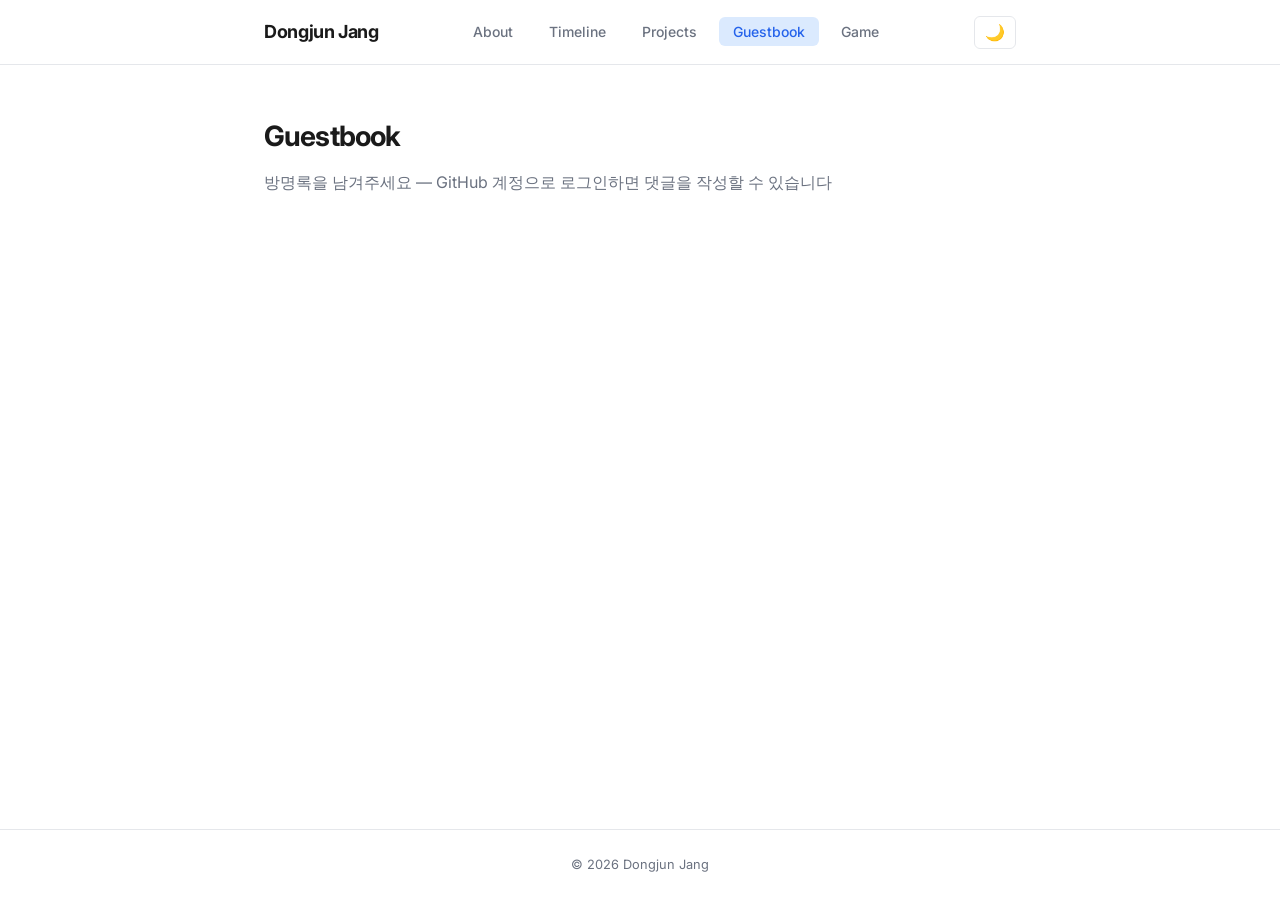
<file: guestbook.html>
<!DOCTYPE html>
<html lang="ko">
<head>
  <meta charset="UTF-8">
  <meta name="viewport" content="width=device-width, initial-scale=1.0">
  <meta name="description" content="Guestbook — leave a message">
  <title>Guestbook — Dongjun Jang</title>
  <link rel="icon" href="assets/favicon.svg" type="image/svg+xml">
  <link rel="preconnect" href="https://fonts.googleapis.com">
  <link rel="preconnect" href="https://fonts.gstatic.com" crossorigin>
  <link href="https://fonts.googleapis.com/css2?family=Inter:wght@400;500;600;700;800&display=swap" rel="stylesheet">
  <link rel="stylesheet" href="css/style.css">
</head>
<body>

  <!-- Navigation -->
  <nav class="nav">
    <div class="nav-inner">
      <a href="index.html" class="nav-logo">Portfolio</a>
      <ul class="nav-links">
        <li><a href="index.html">About</a></li>
        <li><a href="timeline.html">Timeline</a></li>
        <li><a href="projects.html">Projects</a></li>
        <li><a href="guestbook.html">Guestbook</a></li>
        <li><a href="game.html">Game</a></li>
      </ul>
      <button class="theme-toggle" aria-label="Toggle theme">🌙</button>
    </div>
  </nav>

  <!-- Main Content -->
  <main class="main">
    <div class="page-header">
      <h1>Guestbook</h1>
      <p>방명록을 남겨주세요 — GitHub 계정으로 로그인하면 댓글을 작성할 수 있습니다</p>
    </div>
    <div class="giscus-container">
      <!--
        ============================================================
        giscus 설정 방법:
        1. GitHub repo Settings → General → Features → Discussions 체크
        2. https://github.com/apps/giscus 에서 giscus 앱 설치
        3. https://giscus.app 에서 repo 입력 후 설정값 생성
        4. 아래 data-repo-id, data-category-id 값을 교체
        ============================================================
      -->
      <script src="https://giscus.app/client.js"
        data-repo="DJ-Kor/AAB-DJJ"
        data-repo-id="R_kgDOR9qTew"
        data-category="General"
        data-category-id="DIC_kwDOR9qTe84C6cHH"
        data-mapping="pathname"
        data-strict="0"
        data-reactions-enabled="1"
        data-emit-metadata="0"
        data-input-position="bottom"
        data-theme="preferred_color_scheme"
        data-lang="ko"
        crossorigin="anonymous"
        async>
      </script>
    </div>
  </main>

  <!-- Footer -->
  <footer class="footer">
    <div class="footer-inner"></div>
  </footer>

  <script src="js/data.js"></script>
  <script src="js/main.js"></script>
</body>
</html>
</file>
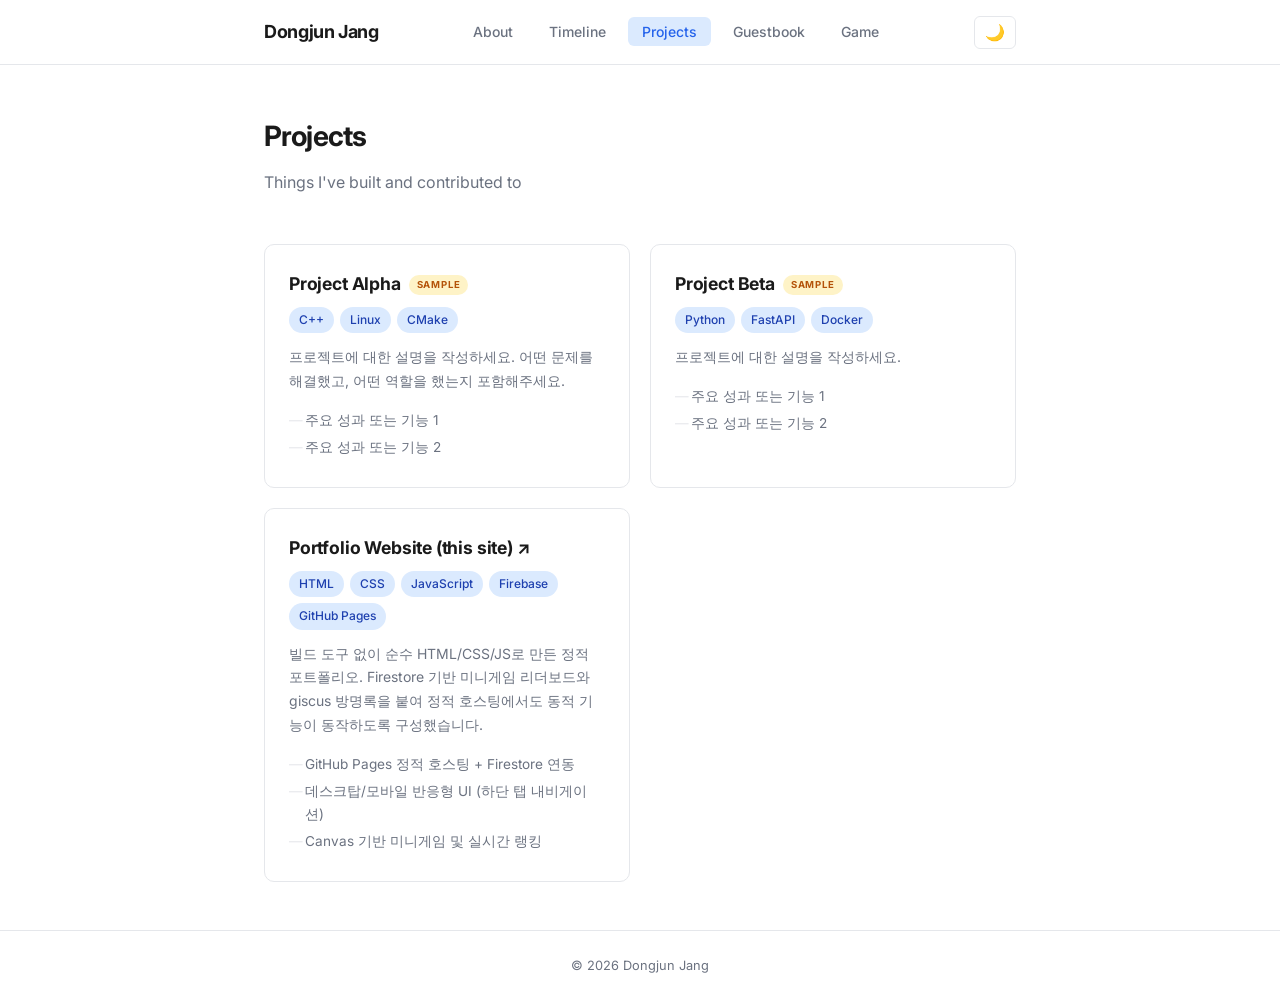
<file: projects.html>
<!DOCTYPE html>
<html lang="ko">
<head>
  <meta charset="UTF-8">
  <meta name="viewport" content="width=device-width, initial-scale=1.0">
  <meta name="description" content="Project portfolio">
  <title>Projects — Dongjun Jang</title>
  <link rel="icon" href="assets/favicon.svg" type="image/svg+xml">
  <link rel="preconnect" href="https://fonts.googleapis.com">
  <link rel="preconnect" href="https://fonts.gstatic.com" crossorigin>
  <link href="https://fonts.googleapis.com/css2?family=Inter:wght@400;500;600;700;800&display=swap" rel="stylesheet">
  <link rel="stylesheet" href="css/style.css">
</head>
<body>

  <!-- Navigation -->
  <nav class="nav">
    <div class="nav-inner">
      <a href="index.html" class="nav-logo">Portfolio</a>
      <ul class="nav-links">
        <li><a href="index.html">About</a></li>
        <li><a href="timeline.html">Timeline</a></li>
        <li><a href="projects.html">Projects</a></li>
        <li><a href="guestbook.html">Guestbook</a></li>
        <li><a href="game.html">Game</a></li>
      </ul>
      <button class="theme-toggle" aria-label="Toggle theme">🌙</button>
    </div>
  </nav>

  <!-- Main Content -->
  <main class="main">
    <div class="page-header">
      <h1>Projects</h1>
      <p>Things I've built and contributed to</p>
    </div>
    <div id="projects-content">
      <!-- Rendered by js/main.js -->
    </div>
  </main>

  <!-- Footer -->
  <footer class="footer">
    <div class="footer-inner"></div>
  </footer>

  <script src="js/data.js"></script>
  <script src="js/main.js"></script>
</body>
</html>
</file>
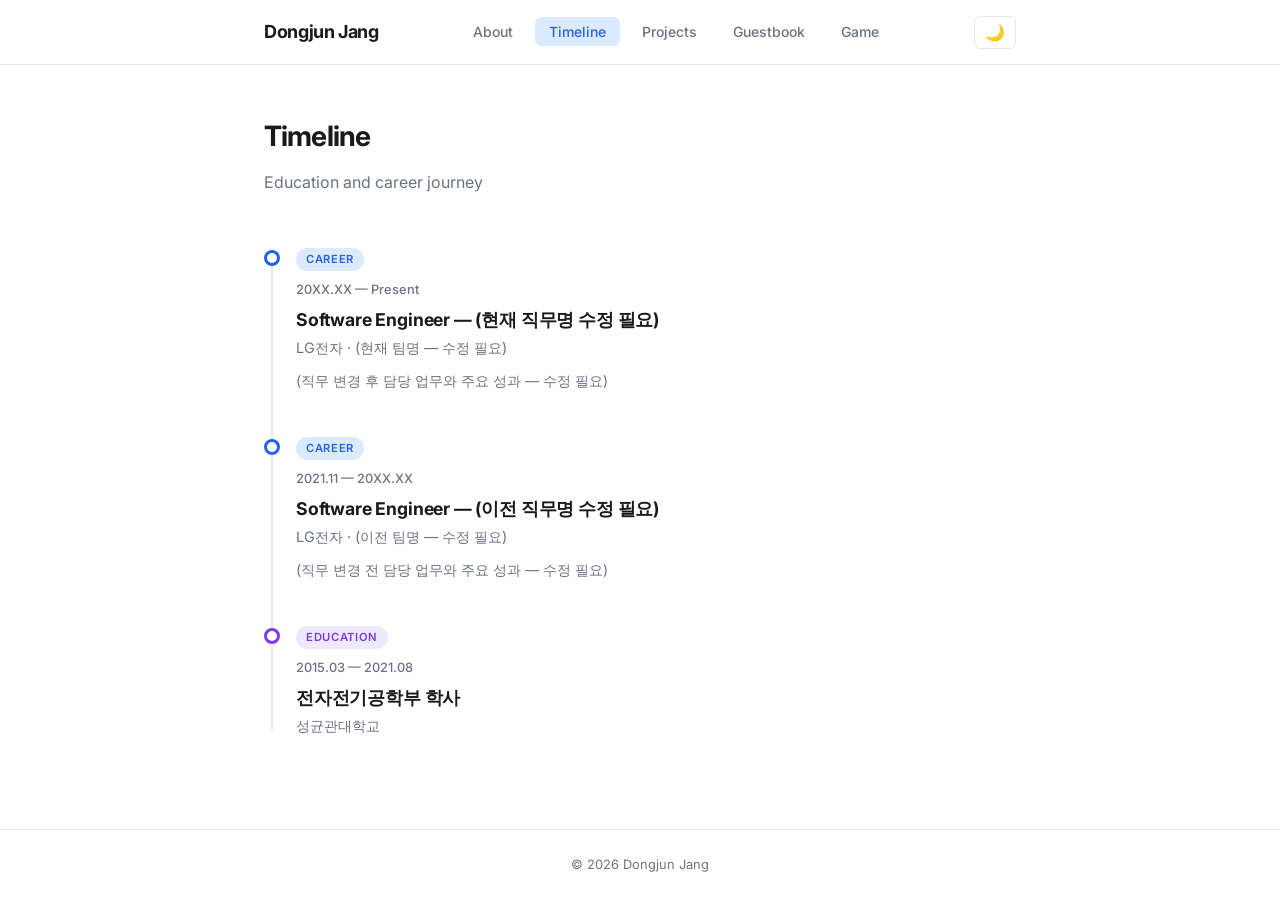
<file: timeline.html>
<!DOCTYPE html>
<html lang="ko">
<head>
  <meta charset="UTF-8">
  <meta name="viewport" content="width=device-width, initial-scale=1.0">
  <meta name="description" content="Career and education timeline">
  <title>Timeline — Dongjun Jang</title>
  <link rel="icon" href="assets/favicon.svg" type="image/svg+xml">
  <link rel="preconnect" href="https://fonts.googleapis.com">
  <link rel="preconnect" href="https://fonts.gstatic.com" crossorigin>
  <link href="https://fonts.googleapis.com/css2?family=Inter:wght@400;500;600;700;800&display=swap" rel="stylesheet">
  <link rel="stylesheet" href="css/style.css">
</head>
<body>

  <!-- Navigation -->
  <nav class="nav">
    <div class="nav-inner">
      <a href="index.html" class="nav-logo">Portfolio</a>
      <ul class="nav-links">
        <li><a href="index.html">About</a></li>
        <li><a href="timeline.html">Timeline</a></li>
        <li><a href="projects.html">Projects</a></li>
        <li><a href="guestbook.html">Guestbook</a></li>
        <li><a href="game.html">Game</a></li>
      </ul>
      <button class="theme-toggle" aria-label="Toggle theme">🌙</button>
    </div>
  </nav>

  <!-- Main Content -->
  <main class="main">
    <div class="page-header">
      <h1>Timeline</h1>
      <p>Education and career journey</p>
    </div>
    <div id="timeline-content">
      <!-- Rendered by js/main.js -->
    </div>
  </main>

  <!-- Footer -->
  <footer class="footer">
    <div class="footer-inner"></div>
  </footer>

  <script src="js/data.js"></script>
  <script src="js/main.js"></script>
</body>
</html>
</file>
<file: css/style.css>
/* ============================================
   Portfolio Website — Design System
   ============================================ */

/* --- Reset --- */
*, *::before, *::after {
  margin: 0;
  padding: 0;
  box-sizing: border-box;
}

/* --- Design Tokens --- */
:root {
  --color-bg: #ffffff;
  --color-surface: #f9fafb;
  --color-text: #1a1a1a;
  --color-text-secondary: #6b7280;
  --color-accent: #2563eb;
  --color-accent-hover: #1d4ed8;
  --color-accent-light: #dbeafe;
  --color-accent-text: #1e40af;
  --color-career: #2563eb;
  --color-career-light: #dbeafe;
  --color-education: #7c3aed;
  --color-education-light: #ede9fe;
  --color-border: #e5e7eb;
  --color-card-shadow: rgba(0, 0, 0, 0.06);
  --font-sans: 'Inter', -apple-system, BlinkMacSystemFont, 'Segoe UI', sans-serif;
  --font-mono: 'JetBrains Mono', 'Fira Code', monospace;
  --max-width: 800px;
  --nav-height: 64px;
  --radius: 10px;
  --radius-sm: 6px;
  --transition: 0.2s ease;
}

/* --- Dark Mode --- */
@media (prefers-color-scheme: dark) {
  :root:not([data-theme="light"]) {
    --color-bg: #0f172a;
    --color-surface: #1e293b;
    --color-text: #f1f5f9;
    --color-text-secondary: #94a3b8;
    --color-accent: #60a5fa;
    --color-accent-hover: #93bbfd;
    --color-accent-light: #1e3a5f;
    --color-accent-text: #93c5fd;
    --color-career: #60a5fa;
    --color-career-light: #1e3a5f;
    --color-education: #a78bfa;
    --color-education-light: #2e1065;
    --color-border: #334155;
    --color-card-shadow: rgba(0, 0, 0, 0.3);
  }
}

[data-theme="dark"] {
  --color-bg: #0f172a;
  --color-surface: #1e293b;
  --color-text: #f1f5f9;
  --color-text-secondary: #94a3b8;
  --color-accent: #60a5fa;
  --color-accent-hover: #93bbfd;
  --color-accent-light: #1e3a5f;
  --color-accent-text: #93c5fd;
  --color-career: #60a5fa;
  --color-career-light: #1e3a5f;
  --color-education: #a78bfa;
  --color-education-light: #2e1065;
  --color-border: #334155;
  --color-card-shadow: rgba(0, 0, 0, 0.3);
}

/* --- Base --- */
html {
  font-size: 16px;
  scroll-behavior: smooth;
  -webkit-font-smoothing: antialiased;
  -moz-osx-font-smoothing: grayscale;
}

body {
  font-family: var(--font-sans);
  color: var(--color-text);
  background-color: var(--color-bg);
  line-height: 1.7;
  min-height: 100vh;
  display: flex;
  flex-direction: column;
  transition: background-color var(--transition), color var(--transition);
}

a {
  color: var(--color-accent);
  text-decoration: none;
  transition: color var(--transition);
}

a:hover {
  color: var(--color-accent-hover);
}

/* --- Navigation --- */
.nav {
  position: sticky;
  top: 0;
  z-index: 100;
  background: var(--color-bg);
  border-bottom: 1px solid var(--color-border);
  backdrop-filter: blur(12px);
  background: color-mix(in srgb, var(--color-bg) 85%, transparent);
}

.nav-inner {
  max-width: var(--max-width);
  margin: 0 auto;
  padding: 0 24px;
  height: var(--nav-height);
  display: flex;
  align-items: center;
  justify-content: space-between;
}

.nav-logo {
  font-size: 1.125rem;
  font-weight: 700;
  color: var(--color-text);
  letter-spacing: -0.02em;
}

.nav-logo:hover {
  color: var(--color-accent);
}

.nav-links {
  display: flex;
  align-items: center;
  gap: 8px;
  list-style: none;
}

.nav-links a {
  color: var(--color-text-secondary);
  font-size: 0.875rem;
  font-weight: 500;
  padding: 6px 14px;
  border-radius: var(--radius-sm);
  transition: color var(--transition), background-color var(--transition);
}

.nav-links a:hover {
  color: var(--color-text);
  background-color: var(--color-surface);
}

.nav-links a.active {
  color: var(--color-accent);
  background-color: var(--color-accent-light);
}

.theme-toggle {
  background: none;
  border: 1px solid var(--color-border);
  border-radius: var(--radius-sm);
  padding: 6px 10px;
  cursor: pointer;
  font-size: 1rem;
  color: var(--color-text-secondary);
  transition: all var(--transition);
  display: flex;
  align-items: center;
  justify-content: center;
}

.theme-toggle:hover {
  border-color: var(--color-accent);
  color: var(--color-accent);
}

/* Bottom tab navigation (mobile only, injected by main.js) */
.bottom-nav {
  display: none;
  position: fixed;
  bottom: 0;
  left: 0;
  right: 0;
  z-index: 100;
  background: color-mix(in srgb, var(--color-bg) 92%, transparent);
  backdrop-filter: blur(12px);
  border-top: 1px solid var(--color-border);
  padding: 6px 8px calc(6px + env(safe-area-inset-bottom));
}

.bottom-nav ul {
  display: flex;
  list-style: none;
  margin: 0;
  padding: 0;
}

.bottom-nav li {
  flex: 1;
}

.bottom-nav a {
  display: flex;
  flex-direction: column;
  align-items: center;
  gap: 2px;
  padding: 6px 0 4px;
  font-size: 0.65rem;
  font-weight: 500;
  color: var(--color-text-secondary);
  border-radius: var(--radius-sm);
}

.bottom-nav a svg {
  width: 21px;
  height: 21px;
}

.bottom-nav a.active {
  color: var(--color-accent);
}

/* Device-specific helper text */
.mobile-only {
  display: none;
}

/* --- Main Content --- */
.main {
  flex: 1;
  max-width: var(--max-width);
  margin: 0 auto;
  padding: 48px 24px;
  width: 100%;
}

/* --- Page Header --- */
.page-header {
  margin-bottom: 48px;
}

.page-header h1 {
  font-size: 1.75rem;
  font-weight: 700;
  letter-spacing: -0.03em;
  margin-bottom: 8px;
}

.page-header p {
  color: var(--color-text-secondary);
  font-size: 1rem;
}

/* --- Hero (About page) --- */
.hero {
  text-align: center;
  padding: 40px 0 56px;
}

.hero-avatar {
  width: 120px;
  height: 120px;
  border-radius: 50%;
  background-color: var(--color-surface);
  border: 3px solid var(--color-border);
  margin: 0 auto 24px;
  display: flex;
  align-items: center;
  justify-content: center;
  font-size: 2.5rem;
  color: var(--color-text-secondary);
  overflow: hidden;
}

.hero-avatar img {
  width: 100%;
  height: 100%;
  object-fit: cover;
}

.hero h1 {
  font-size: 2.25rem;
  font-weight: 800;
  letter-spacing: -0.04em;
  margin-bottom: 8px;
}

.hero-tagline {
  font-size: 1.125rem;
  color: var(--color-text-secondary);
  margin-bottom: 32px;
}

.hero-intro {
  max-width: 560px;
  margin: 0 auto 40px;
  font-size: 1rem;
  color: var(--color-text-secondary);
  line-height: 1.8;
}

/* --- Contact Links --- */
.contact-links {
  display: flex;
  justify-content: center;
  gap: 16px;
  flex-wrap: wrap;
}

.contact-link {
  display: inline-flex;
  align-items: center;
  gap: 8px;
  padding: 10px 20px;
  border: 1px solid var(--color-border);
  border-radius: var(--radius);
  font-size: 0.875rem;
  font-weight: 500;
  color: var(--color-text);
  transition: all var(--transition);
}

.contact-link:hover {
  border-color: var(--color-accent);
  color: var(--color-accent);
  background-color: var(--color-accent-light);
}

.contact-link svg {
  width: 18px;
  height: 18px;
  flex-shrink: 0;
}

/* --- Timeline --- */
.timeline {
  position: relative;
  padding-left: 32px;
}

.timeline::before {
  content: '';
  position: absolute;
  left: 7px;
  top: 8px;
  bottom: 8px;
  width: 2px;
  background-color: var(--color-border);
  border-radius: 1px;
}

.timeline-item {
  position: relative;
  padding-bottom: 40px;
}

.timeline-item:last-child {
  padding-bottom: 0;
}

.timeline-dot {
  position: absolute;
  left: -32px;
  top: 6px;
  width: 16px;
  height: 16px;
  border-radius: 50%;
  border: 3px solid var(--color-career);
  background-color: var(--color-bg);
  z-index: 1;
  transition: background-color var(--transition);
}

.timeline-item[data-type="education"] .timeline-dot {
  border-color: var(--color-education);
}

.timeline-badge {
  display: inline-block;
  font-size: 0.7rem;
  font-weight: 600;
  text-transform: uppercase;
  letter-spacing: 0.06em;
  padding: 2px 10px;
  border-radius: 999px;
  margin-bottom: 8px;
}

.timeline-item[data-type="career"] .timeline-badge {
  color: var(--color-career);
  background-color: var(--color-career-light);
}

.timeline-item[data-type="education"] .timeline-badge {
  color: var(--color-education);
  background-color: var(--color-education-light);
}

.timeline-period {
  font-size: 0.8rem;
  color: var(--color-text-secondary);
  font-weight: 500;
  margin-bottom: 4px;
}

.timeline-title {
  font-size: 1.1rem;
  font-weight: 700;
  margin-bottom: 2px;
  letter-spacing: -0.01em;
}

.timeline-org {
  font-size: 0.9rem;
  color: var(--color-text-secondary);
  margin-bottom: 8px;
}

.timeline-desc {
  font-size: 0.875rem;
  color: var(--color-text-secondary);
  line-height: 1.7;
}

/* --- Project Cards --- */
.projects-grid {
  display: grid;
  grid-template-columns: 1fr;
  gap: 20px;
}

.project-card {
  border: 1px solid var(--color-border);
  border-radius: var(--radius);
  padding: 24px;
  background-color: var(--color-bg);
  transition: all var(--transition);
}

.project-card:hover {
  border-color: var(--color-accent);
  box-shadow: 0 4px 16px var(--color-card-shadow);
}

.project-title {
  font-size: 1.1rem;
  font-weight: 700;
  margin-bottom: 8px;
  letter-spacing: -0.01em;
}

.project-title a {
  color: var(--color-text);
}

.project-title a:hover {
  color: var(--color-accent);
}

.project-desc {
  font-size: 0.875rem;
  color: var(--color-text-secondary);
  line-height: 1.7;
  margin-bottom: 16px;
}

.project-tech {
  display: flex;
  flex-wrap: wrap;
  gap: 6px;
  margin-bottom: 12px;
}

.tech-tag {
  font-size: 0.75rem;
  font-weight: 500;
  padding: 3px 10px;
  border-radius: 999px;
  background-color: var(--color-accent-light);
  color: var(--color-accent-text);
}

.project-highlights {
  list-style: none;
  padding: 0;
}

.project-highlights li {
  font-size: 0.85rem;
  color: var(--color-text-secondary);
  padding-left: 16px;
  position: relative;
  margin-bottom: 4px;
}

.project-highlights li::before {
  content: '—';
  position: absolute;
  left: 0;
  color: var(--color-border);
}

/* --- Guestbook --- */
.giscus-container {
  min-height: 300px;
}

/* --- Game --- */
.game-container {
  position: relative;
  max-width: 400px;
  margin: 0 auto;
  border: 1px solid var(--color-border);
  border-radius: var(--radius);
  overflow: hidden;
  background: #0f172a;
  touch-action: none;
}

#game-canvas {
  display: block;
  width: 100%;
  height: auto;
  image-rendering: crisp-edges;
}

#game-hud {
  position: absolute;
  top: 12px;
  left: 12px;
  right: 12px;
  display: flex;
  justify-content: space-between;
  align-items: center;
  color: #e2e8f0;
  font-family: var(--font-mono);
  font-size: 0.85rem;
  font-weight: 600;
  letter-spacing: 0.05em;
  pointer-events: none;
  text-transform: uppercase;
}

#game-hud #score {
  font-size: 1.25rem;
  color: #60a5fa;
}

#game-overlay {
  position: absolute;
  inset: 0;
  display: flex;
  align-items: center;
  justify-content: center;
  padding: 20px;
  pointer-events: none;
}

.game-panel {
  background: rgba(15, 23, 42, 0.94);
  border: 1px solid rgba(148, 163, 184, 0.25);
  padding: 28px 32px;
  border-radius: var(--radius);
  text-align: center;
  color: #f1f5f9;
  pointer-events: auto;
  backdrop-filter: blur(8px);
  max-width: 90%;
}

.game-panel h2 {
  font-size: 1.5rem;
  font-weight: 800;
  letter-spacing: -0.03em;
  margin-bottom: 8px;
}

.game-panel p {
  font-size: 0.85rem;
  color: #94a3b8;
  margin-bottom: 16px;
}

.final-score-label {
  margin-bottom: 4px !important;
  font-size: 0.75rem !important;
  text-transform: uppercase;
  letter-spacing: 0.1em;
}

.final-score {
  font-size: 2.5rem !important;
  font-weight: 800;
  color: #60a5fa !important;
  font-family: var(--font-mono);
  margin-bottom: 16px !important;
  line-height: 1;
}

#player-name {
  display: block;
  width: 100%;
  padding: 10px 14px;
  margin-bottom: 12px;
  border: 1px solid rgba(148, 163, 184, 0.3);
  border-radius: var(--radius-sm);
  background: rgba(15, 23, 42, 0.6);
  color: #f1f5f9;
  font-family: var(--font-sans);
  font-size: 0.9rem;
  outline: none;
  transition: border-color var(--transition);
}

#player-name:focus {
  border-color: #60a5fa;
}

#player-name::placeholder {
  color: #64748b;
}

.game-btn {
  padding: 10px 22px;
  border: none;
  background: #2563eb;
  color: white;
  border-radius: var(--radius-sm);
  cursor: pointer;
  font-weight: 600;
  font-size: 0.875rem;
  font-family: var(--font-sans);
  transition: background var(--transition), transform 0.1s ease;
}

.game-btn:hover:not(:disabled) {
  background: #1d4ed8;
}

.game-btn:active:not(:disabled) {
  transform: scale(0.97);
}

.game-btn:disabled {
  opacity: 0.5;
  cursor: not-allowed;
}

.game-btn.secondary {
  background: transparent;
  border: 1px solid rgba(148, 163, 184, 0.4);
}

.game-btn.secondary:hover:not(:disabled) {
  background: rgba(148, 163, 184, 0.15);
}

.game-btn-row {
  display: flex;
  gap: 8px;
  justify-content: center;
}

.submit-status {
  margin-top: 12px !important;
  margin-bottom: 0 !important;
  font-size: 0.75rem !important;
  color: #94a3b8 !important;
  min-height: 1em;
}

/* --- Leaderboard --- */
.leaderboard {
  margin-top: 48px;
  max-width: 500px;
  margin-left: auto;
  margin-right: auto;
}

.leaderboard h2 {
  font-size: 1.25rem;
  font-weight: 700;
  letter-spacing: -0.02em;
  margin-bottom: 16px;
  text-align: center;
}

#leaderboard-list {
  list-style: none;
  padding: 0;
  border: 1px solid var(--color-border);
  border-radius: var(--radius);
  overflow: hidden;
  background: var(--color-bg);
}

#leaderboard-list li {
  display: grid;
  grid-template-columns: 50px 1fr auto;
  align-items: center;
  padding: 12px 18px;
  border-bottom: 1px solid var(--color-border);
  gap: 12px;
  font-size: 0.9rem;
}

#leaderboard-list li:last-child {
  border-bottom: none;
}

#leaderboard-list li:nth-child(odd) {
  background: var(--color-surface);
}

#leaderboard-list .rank {
  font-weight: 700;
  color: var(--color-text-secondary);
  font-family: var(--font-mono);
  font-size: 0.8rem;
}

#leaderboard-list li:nth-child(1) .rank { color: #fbbf24; }
#leaderboard-list li:nth-child(2) .rank { color: #94a3b8; }
#leaderboard-list li:nth-child(3) .rank { color: #d97706; }

#leaderboard-list .name {
  color: var(--color-text);
  font-weight: 500;
  overflow: hidden;
  text-overflow: ellipsis;
  white-space: nowrap;
}

#leaderboard-list .score {
  font-weight: 700;
  font-family: var(--font-mono);
  color: var(--color-accent);
}

.leaderboard-empty {
  display: block !important;
  text-align: center;
  color: var(--color-text-secondary);
  padding: 24px !important;
  font-size: 0.875rem;
}

/* --- Skills (About page) --- */
.skills {
  padding-top: 8px;
  border-top: 1px solid var(--color-border);
}

.skills h2 {
  font-size: 1.25rem;
  font-weight: 700;
  letter-spacing: -0.02em;
  margin: 32px 0 20px;
  text-align: center;
}

.skill-group {
  margin-bottom: 20px;
}

.skill-group h3 {
  font-size: 0.8rem;
  font-weight: 600;
  text-transform: uppercase;
  letter-spacing: 0.06em;
  color: var(--color-text-secondary);
  margin-bottom: 10px;
}

.skill-chips {
  display: flex;
  flex-wrap: wrap;
  gap: 8px;
}

/* --- Sample badge (placeholder projects) --- */
.sample-badge {
  display: inline-block;
  font-size: 0.6rem;
  font-weight: 700;
  letter-spacing: 0.08em;
  padding: 2px 8px;
  border-radius: 999px;
  background: #fef3c7;
  color: #b45309;
  margin-left: 8px;
  vertical-align: middle;
}

[data-theme="dark"] .sample-badge {
  background: #451a03;
  color: #fbbf24;
}

/* --- Easter egg: party mode --- */
body.party .nav-logo {
  background: linear-gradient(90deg, #ef4444, #f59e0b, #22c55e, #06b6d4, #6366f1, #d946ef);
  background-size: 300% 100%;
  -webkit-background-clip: text;
  background-clip: text;
  color: transparent;
  animation: party-slide 1.5s linear infinite;
}

@keyframes party-slide {
  to { background-position: 300% 0; }
}

.confetti {
  position: fixed;
  top: -6vh;
  z-index: 9999;
  pointer-events: none;
  animation-name: confetti-fall;
  animation-timing-function: linear;
  animation-fill-mode: forwards;
}

@keyframes confetti-fall {
  to {
    transform: translateY(115vh) rotate(720deg);
  }
}

.egg-toast {
  position: fixed;
  top: calc(var(--nav-height) + 16px);
  left: 50%;
  transform: translateX(-50%);
  z-index: 9999;
  background: var(--color-accent);
  color: #fff;
  font-size: 0.875rem;
  font-weight: 600;
  padding: 10px 20px;
  border-radius: 999px;
  box-shadow: 0 8px 24px var(--color-card-shadow);
  animation: toast-in 0.3s ease;
  pointer-events: none;
}

@keyframes toast-in {
  from {
    opacity: 0;
    transform: translateX(-50%) translateY(-12px);
  }
  to {
    opacity: 1;
    transform: translateX(-50%) translateY(0);
  }
}

/* --- Footer --- */
.footer {
  border-top: 1px solid var(--color-border);
  padding: 24px;
  text-align: center;
  font-size: 0.8rem;
  color: var(--color-text-secondary);
}

.footer-inner {
  max-width: var(--max-width);
  margin: 0 auto;
}

/* --- Responsive --- */
@media (min-width: 640px) {
  .projects-grid {
    grid-template-columns: repeat(2, 1fr);
  }
}

@media (max-width: 639px) {
  .nav-links {
    display: none;
  }

  .bottom-nav {
    display: block;
  }

  body {
    padding-bottom: 76px;
  }

  .desktop-only {
    display: none;
  }

  .mobile-only {
    display: inline;
  }

  .hero h1 {
    font-size: 1.75rem;
  }

  .hero-tagline {
    font-size: 1rem;
  }

  .main {
    padding: 32px 20px;
  }

  .contact-links {
    flex-direction: column;
    align-items: center;
  }

  .contact-link {
    width: 100%;
    max-width: 280px;
    justify-content: center;
  }
}
</file>
